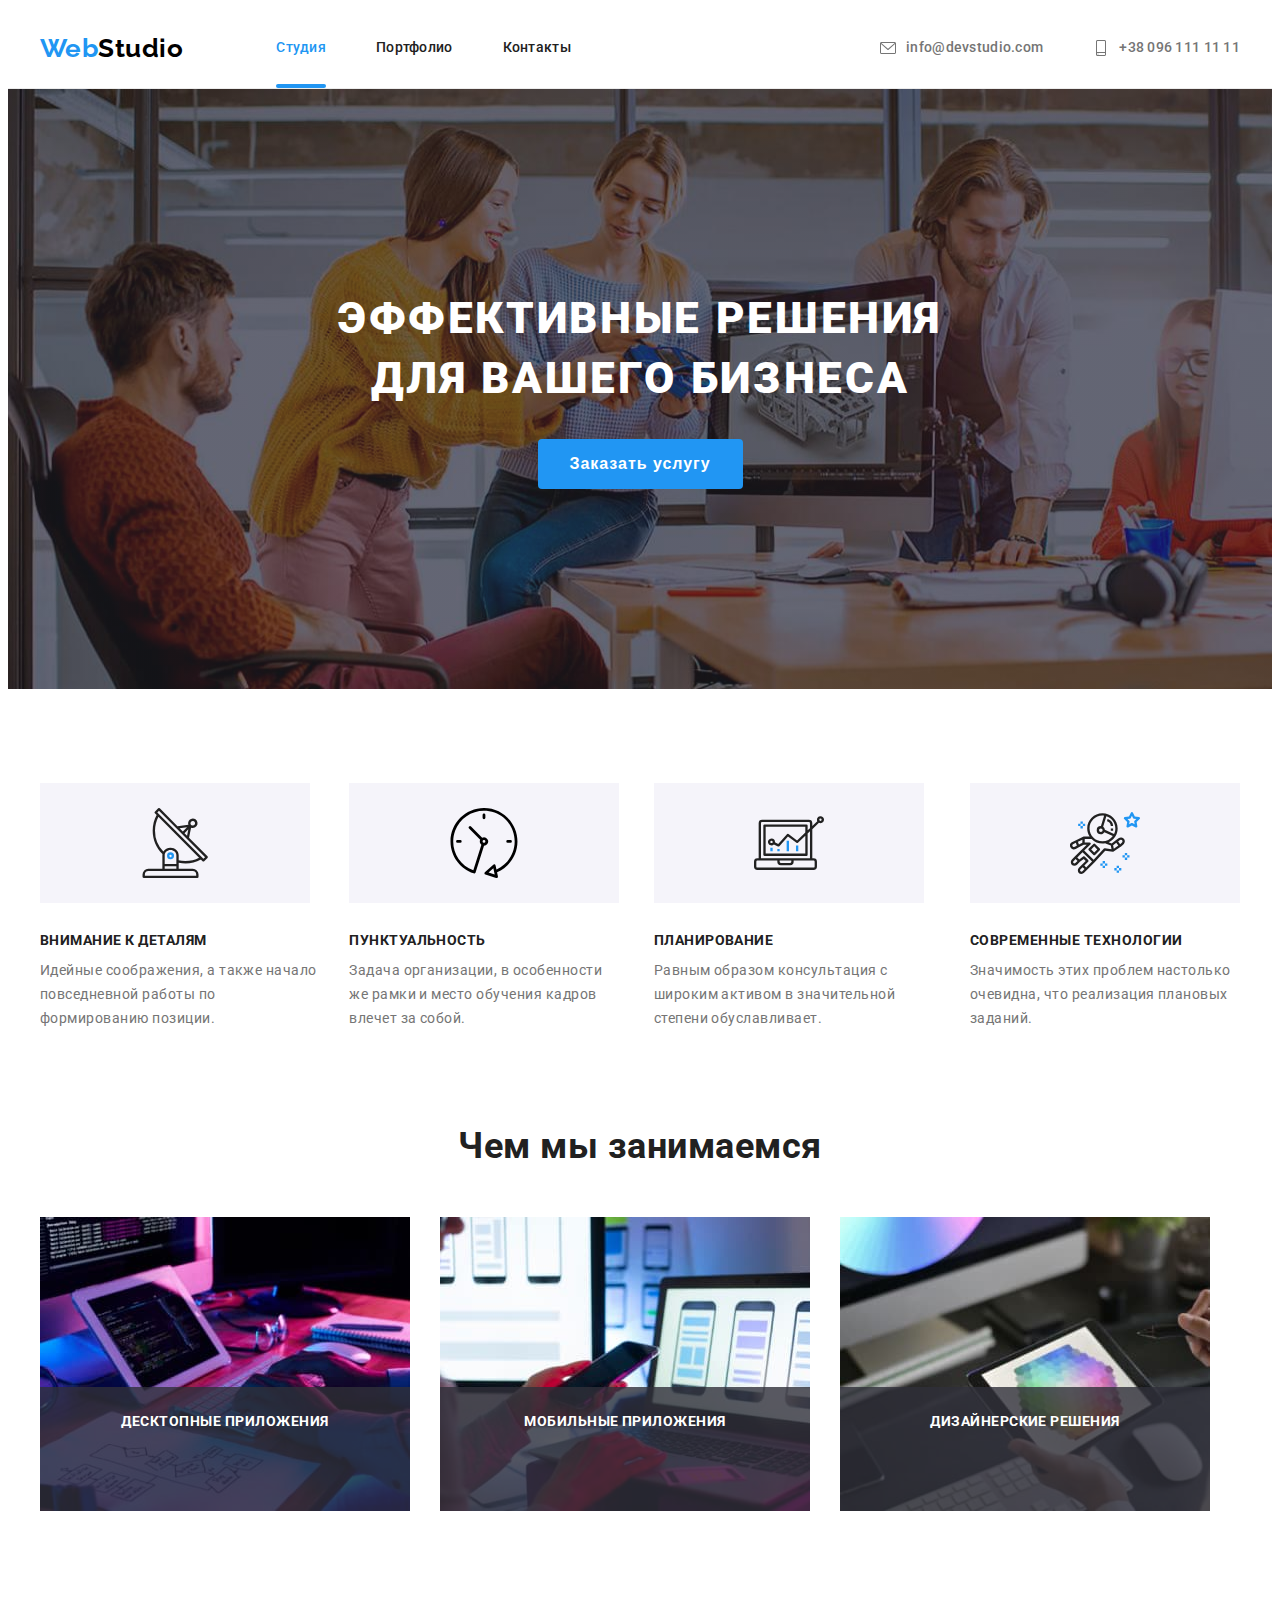
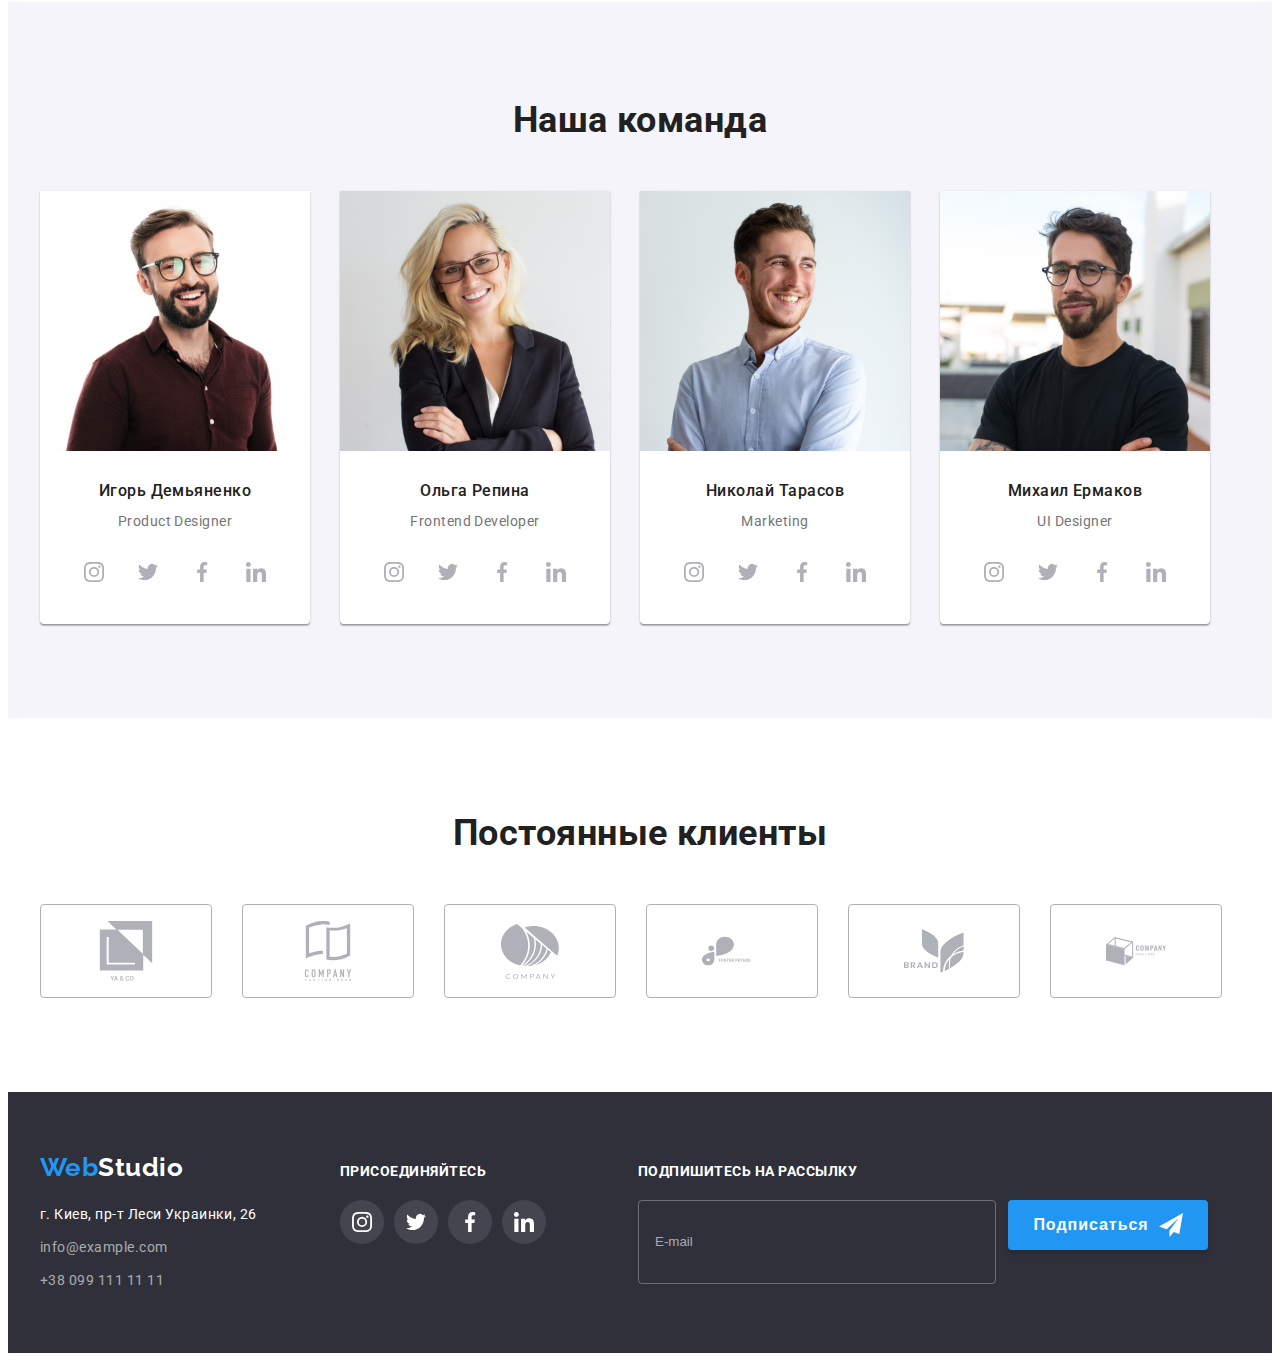
<file: index.html>
<!DOCTYPE html>
<html lang="ru">
  <head>
    <meta charset="UTF-8" />
    <meta http-equiv="X-UA-Compatible" content="IE=edge" />
    <meta name="viewport" content="width=device-width, initial-scale=1.0" />
    <title>Студия</title>
    <link rel="preconnect" href="https://fonts.googleapis.com" />
    <link rel="preconnect" href="https://fonts.gstatic.com" crossorigin />
    <link
      href="https://fonts.googleapis.com/css2?family=Raleway:wght@700&family=Roboto:wght@400;500;700;900&display=swap"
      rel="stylesheet"
    />
    <link
      rel="stylesheet"
      href="https://cdnjs.cloudflare.com/ajax/libs/modern-normalize/1.1.0/modern-normalize.min.css"
      integrity="sha512-wpPYUAdjBVSE4KJnH1VR1HeZfpl1ub8YT/NKx4PuQ5NmX2tKuGu6U/JRp5y+Y8XG2tV+wKQpNHVUX03MfMFn9Q=="
      crossorigin="anonymous"
      referrerpolicy="no-referrer"
    />
    <link rel="stylesheet" href="./css/main.min.css">
  </head>
  <body>
    <!-- HEADER -->
    <header class="page-header">
      <div class="container page-header__container">
        <nav class="page-header__navigation">
          <a class="logo page-header__logo link" href="" lang="en">
            <span class="logo logo--accent">Web</span>Studio
          </a>
          <ul class="menu list">
            <li class="menu__item">
              <a class="menu__link link menu__link--active" href="./index.html">Студия</a>
            </li>
            <li class="menu__item">
              <a class="menu__link link" href="./portfolio.html">Портфолио</a>
            </li>
            <li class="menu__item">
              <a class="menu__link link" href="">Контакты</a>
            </li>
          </ul>
        </nav>
        <ul class="contact list">
          <li class="contact__item">
            <a class="contact__link link" href="mailto:info@devstudio.com">
              <svg class="contact__icon" width="16" height="16">
                <use href="./images/icons.svg#icon-envelope"></use>
              </svg>
              info@devstudio.com</a
            >
          </li>
          <li class="contact__item">
            <a class="contact__link link" href="tel:+380961111111">
              <svg class="contact__icon" width="16" height="16">
                <use href="./images/icons.svg#icon-smartphone"></use>
              </svg>
              +38 096 111 11 11</a
            >
          </li>
        </ul>
      </div>
    </header>
    <!-- Hero -->
    <main>
      <section class="hero">
        <div class="container">
          <h1 class="hero__title white-theme">Эффективные решения для вашего бизнеса</h1>
          <button class="btn hero__modal-btn" type="button" data-modal-open>Заказать услугу</button>
        </div>
      </section>
      <section class="feature">
        <div class="container">
          <h2 class="subtitle visually-hidden">Наша характеристика</h2>
          <ul class="list">
            <li class="feature__item">
              <div class="feature__wrapper">
                <svg class="feature__icon" width="70" height="70">
                  <use href="./images/icons.svg#icon-antenna"></use>
                </svg>
              </div>
              <h3 class="feature__title">Внимание к деталям</h3>
              <p class="description">
                Идейные соображения, а также начало повседневной работы по формированию позиции.
              </p>
            </li>
            <li class="feature__item">
              <div class="feature__wrapper">
                <svg class="feature__icon" width="70" height="70">
                  <use href="./images/icons.svg#icon-clock"></use>
                </svg>
              </div>
              <h3 class="feature__title">Пунктуальность</h3>
              <p class="description">
                Задача организации, в особенности же рамки и место обучения кадров влечет за собой.
              </p>
            </li>
            <li class="feature__item">
              <div class="feature__wrapper">
                <svg class="feature__icon" width="70" height="70">
                  <use href="./images/icons.svg#icon-diagram"></use>
                </svg>
              </div>
              <h3 class="feature__title">Планирование</h3>
              <p class="description">
                Равным образом консультация с широким активом в значительной степени обуславливает.
              </p>
            </li>
            <li class="feature__item">
              <div class="feature__wrapper">
                <svg class="feature__icon" width="70" height="70">
                  <use href="./images/icons.svg#icon-astronaut"></use>
                </svg>
              </div>
              <h3 class="feature__title">Современные технологии</h3>
              <p class="description">
                Значимость этих проблем настолько очевидна, что реализация плановых заданий.
              </p>
            </li>
          </ul>
        </div>
      </section>
      <section class="work">
        <div class="container">
          <h2 class="subtitle">Чем мы занимаемся</h2>
          <ul class="list">
            <li class="work__item">
              <img
                src="./images/our-work/layout.jpg"
                alt="виртуальный графический макет"
                width="370"
                height="294"
              />
              <p class="work__description white-theme">Десктопные приложения</p>
            </li>
            <li class="work__item">
              <img
                src="./images/our-work/design.jpg"
                alt="мобильный дизайн"
                width="370"
                height="294"
              />
              <p class="work__description white-theme">Мобильные приложения</p>
            </li>
            <li class="work__item">
              <img
                src="./images/our-work/exterior-design.jpg"
                alt="выбор цвета для внешнего дизайна"
                width="370"
                height="294"
              />
              <p class="work__description white-theme">Дизайнерские решения</p>
            </li>
          </ul>
        </div>
      </section>
      <section class="team">
        <div class="container">
          <h2 class="subtitle">Наша команда</h2>
          <ul class="list">
            <li class="team__item">
              <div class="team__wrapper">
                <img src="./images/team/igor.jpg" alt="Игорь Демьяненко" width="270" height="260" />
                <div class="team__card">
                  <h3 class="team__title">Игорь Демьяненко</h3>
                  <p class="description team__description" lang="en">Product Designer</p>
                  <ul class="social-list list">
                    <li class="social-list__item">
                      <a href="" class="social-list__link">
                        <svg class="social-list__icon" width="20" height="20">
                          <use href="./images/icons.svg#icon-instagram"></use>
                        </svg>
                      </a>
                    </li>
                    <li class="social-list__item">
                      <a href="" class="social-list__link">
                        <svg class="social-list__icon" width="20" height="20">
                          <use href="./images/icons.svg#icon-twitter"></use>
                        </svg>
                      </a>
                    </li>
                    <li class="social-list__item">
                      <a href="" class="social-list__link">
                        <svg class="social-list__icon" width="20" height="20">
                          <use href="./images/icons.svg#icon-facebook"></use>
                        </svg>
                      </a>
                    </li>
                    <li class="social-list__item">
                      <a href="" class="social-list__link">
                        <svg class="social-list__icon" width="20" height="20">
                          <use href="./images/icons.svg#icon-linkedin"></use>
                        </svg>
                      </a>
                    </li>
                  </ul>
                </div>
              </div>
            </li>
            <li class="team__item">
              <div class="team__wrapper">
                <img src="./images/team/olga.jpg" alt="Ольга Репина" width="270" height="260" />
                <div class="team__card">
                  <h3 class="team__title">Ольга Репина</h3>
                  <p class="description team__description" lang="en">Frontend Developer</p>
                  <ul class="social-list list">
                    <li class="social-list__item">
                      <a href="" class="social-list__link">
                        <svg class="social-list__icon" width="20" height="20">
                          <use href="./images/icons.svg#icon-instagram"></use>
                        </svg>
                      </a>
                    </li>
                    <li class="social-list__item">
                      <a href="" class="social-list__link">
                        <svg class="social-list__icon" width="20" height="20">
                          <use href="./images/icons.svg#icon-twitter"></use>
                        </svg>
                      </a>
                    </li>
                    <li class="social-list__item">
                      <a href="" class="social-list__link">
                        <svg class="social-list__icon" width="20" height="20">
                          <use href="./images/icons.svg#icon-facebook"></use>
                        </svg>
                      </a>
                    </li>
                    <li class="social-list__item">
                      <a href="" class="social-list__link">
                        <svg class="social-list__icon" width="20" height="20">
                          <use href="./images/icons.svg#icon-linkedin"></use>
                        </svg>
                      </a>
                    </li>
                  </ul>
                </div>
              </div>
            </li>
            <li class="team__item">
              <div class="team__wrapper">
                <img
                  src="./images/team/nikolay.jpg"
                  alt="Николай Тарасов"
                  width="270"
                  height="260"
                />
                <div class="team__card">
                  <h3 class="team__title">Николай Тарасов</h3>
                  <p class="description team__description" lang="en">Marketing</p>
                  <ul class="social-list list">
                    <li class="social-list__item">
                      <a href="" class="social-list__link">
                        <svg class="social-list__icon" width="20" height="20">
                          <use href="./images/icons.svg#icon-instagram"></use>
                        </svg>
                      </a>
                    </li>
                    <li class="social-list__item">
                      <a href="" class="social-list__link">
                        <svg class="social-list__icon" width="20" height="20">
                          <use href="./images/icons.svg#icon-twitter"></use>
                        </svg>
                      </a>
                    </li>
                    <li class="social-list__item">
                      <a href="" class="social-list__link">
                        <svg class="social-list__icon" width="20" height="20">
                          <use href="./images/icons.svg#icon-facebook"></use>
                        </svg>
                      </a>
                    </li>
                    <li class="social-list__item">
                      <a href="" class="social-list__link">
                        <svg class="social-list__icon" width="20" height="20">
                          <use href="./images/icons.svg#icon-linkedin"></use>
                        </svg>
                      </a>
                    </li>
                  </ul>
                </div>
              </div>
            </li>
            <li class="team__item">
              <div class="team__wrapper">
                <img
                  src="./images/team/michail.jpg"
                  alt="Михаил Ермаков"
                  width="270"
                  height="260"
                />
                <div class="team__card">
                  <h3 class="team__title">Михаил Ермаков</h3>
                  <p class="description team__description" lang="en">UI Designer</p>
                  <ul class="social-list list">
                    <li class="social-list__item">
                      <a href="" class="social-list__link">
                        <svg class="social-list__icon" width="20" height="20">
                          <use href="./images/icons.svg#icon-instagram"></use>
                        </svg>
                      </a>
                    </li>
                    <li class="social-list__item">
                      <a href="" class="social-list__link">
                        <svg class="social-list__icon" width="20" height="20">
                          <use href="./images/icons.svg#icon-twitter"></use>
                        </svg>
                      </a>
                    </li>
                    <li class="social-list__item">
                      <a href="" class="social-list__link">
                        <svg class="social-list__icon" width="20" height="20">
                          <use href="./images/icons.svg#icon-facebook"></use>
                        </svg>
                      </a>
                    </li>
                    <li class="social-list__item">
                      <a href="" class="social-list__link">
                        <svg class="social-list__icon" width="20" height="20">
                          <use href="./images/icons.svg#icon-linkedin"></use>
                        </svg>
                      </a>
                    </li>
                  </ul>
                </div>
              </div>
            </li>
          </ul>
        </div>
      </section>
      <section class="clients">
        <div class="container">
          <h3 class="subtitle">Постоянные клиенты</h3>
          <ul class="list">
            <li class="clients__item">
              <a href="" class="clients__link">
                <svg class="clients__icon" width="106" height="60">
                  <use href="./images/icons.svg#icon-client-ya"></use>
                </svg>
              </a>
            </li>
            <li class="clients__item">
              <a href="" class="clients__link">
                <svg class="clients__icon" width="106" height="60">
                  <use href="./images/icons.svg#icon-client-tagline"></use>
                </svg>
              </a>
            </li>
            <li class="clients__item">
              <a href="" class="clients__link">
                <svg class="clients__icon" width="106" height="60">
                  <use href="./images/icons.svg#icon-client-company"></use>
                </svg>
              </a>
            </li>
            <li class="clients__item">
              <a href="" class="clients__link">
                <svg class="clients__icon" width="106" height="60">
                  <use href="./images/icons.svg#icon-client-foster"></use>
                </svg>
              </a>
            </li>
            <li class="clients__item">
              <a href="" class="clients__link">
                <svg class="clients__icon" width="106" height="60">
                  <use href="./images/icons.svg#icon-client-brand"></use>
                </svg>
              </a>
            </li>
            <li class="clients__item">
              <a href="" class="clients__link">
                <svg class="clients__icon" width="106" height="60">
                  <use href="./images/icons.svg#icon-client-tag"></use>
                </svg>
              </a>
            </li>
          </ul>
        </div>
      </section>
    </main>
    <!-- Footer -->
    <footer class="page-footer">
      <div class="container page-footer__container">
        <div class="page-footer__address">
          <a class="logo page-footer__logo link" href="" lang="en">
            <span class="logo logo--accent">Web</span>Studio
          </a>
          <address>
            <ul class="address list">
              <li class="address__item">
                <a
                  class="address__link link white-theme"
                  href="https://goo.gl/maps/BCof7u3j1q6mSy856"
                  target="_blank"
                  rel="noopener nofollow noreferrer"
                  >г. Киев, пр-т Леси Украинки, 26
                </a>
              </li>
              <li class="address__item">
                <a class="address__link link" href="mailto:info@example.com"
                  >info@example.com</a
                >
              </li>
              <li class="address__item">
                <a class="address__link link" href="tel:+380991111111"
                  >+38 099 111 11 11</a
                >
              </li>
            </ul>
          </address>
        </div>
        <div class="social-box">
          <p class="page-footer__title white-theme">присоединяйтесь</p>
          <ul class="social-list list">
            <li class="social-list__item">
              <a href="" class="social-list__link social-box__link">
                <svg class="social-list__icon" width="20" height="20">
                  <use href="./images/icons.svg#icon-instagram"></use>
                </svg>
              </a>
            </li>
            <li class="social-list__item">
              <a href="" class="social-list__link">
                <svg class="social-list__icon" width="20" height="20">
                  <use href="./images/icons.svg#icon-twitter"></use>
                </svg>
              </a>
            </li>
            <li class="social-list__item">
              <a href="" class="social-list__link">
                <svg class="social-list__icon" width="20" height="20">
                  <use href="./images/icons.svg#icon-facebook"></use>
                </svg>
              </a>
            </li>
            <li class="social-list__item">
              <a href="" class="social-list__link">
                <svg class="social-list__icon" width="20" height="20">
                  <use href="./images/icons.svg#icon-linkedin"></use>
                </svg>
              </a>
            </li>
          </ul>
        </div>
        <div class="newsletter-box">
          <p class="page-footer__title white-theme">Подпишитесь на рассылку</p>
          <form class="newsletter-form">
            <input class="newsletter-form__input"
              type="email"
              name="email"
              id="email"
              placeholder="E-mail"
              autocomplete="off"
              required
            />
            <button class="btn newsletter-form__btn" type="submit">
              Подписаться
              <svg class="newsletter-form__icon" width="24" height="24">
                <use href="./images/icons.svg#icon-send"></use>
              </svg>
            </button>
          </form>
        </div>
      </div>
    </footer>
    <div class="backdrop is-hidden" data-modal>
      <div class="modal">
        <button class="modal__close-btn" type="button" data-modal-close>
          <svg class="modal__close-icon" width="11" height="11">
            <use href="./images/icons.svg#icon-close"></use>
          </svg>
        </button>
        <p class="modal__title">Оставьте свои данные, мы вам перезвоним</p>
        <form class="modal-form">
          <label for="username" class="modal-form__field">Имя </label>
          <div class="modal-form__wrapper">
            <input
              class="modal-form__input"
              id="username"
              type="text"
              name="username"
              minlength="2"
            />
            <svg class="modal-form__icon" width="18" height="18">
              <use href="./images/icons.svg#icon-person"></use>
            </svg>
          </div>
          <label for="user-telephone" class="modal-form__field">Телефон </label>
          <div class="modal-form__wrapper">
            <input
              class="modal-form__input"
              id="user-telephone"
              type="tel"
              name="user_telephone"
              required
              pattern="[0-9]{10}"
              title="0123456789"
            />
            <svg class="modal-form__icon" width="18" height="18">
              <use href="./images/icons.svg#icon-phone"></use>
            </svg>
          </div>
          <label for="user-email" class="modal-form__field">Почта </label>
          <div class="modal-form__wrapper">
            <input class="modal-form__input" id="user-email" type="email" name="user_email" />
            <svg class="modal-form__icon" width="18" height="18">
              <use href="./images/icons.svg#icon-email"></use>
            </svg>
          </div>
          <label class="modal-form__field" for="modal-form-textarea">Комментарий </label>
          <textarea
            class="modal-form__textarea"
            id="modal-form-textarea"
            name="user_message"
            rows="10"
            placeholder="Введите текст"
          >
          </textarea>
          <input
            class="modal-form__checkbox visually-hidden"
            type="checkbox"
            id="checkbox-agreement"
            name="agreement_policy"
            required
          />
          <label class="modal-form__text" for="checkbox-agreement">
            Соглашаюсь с рассылкой и принимаю&nbsp;
            <a class="modal-form__link" href="">Условия договора</a>
          </label>
          <button class="btn modal-form__btn" type="submit">Отправить</button>
        </form>
      </div>
    </div>
    <script src="./modal.js"></script>
  </body>
</html>
</file>
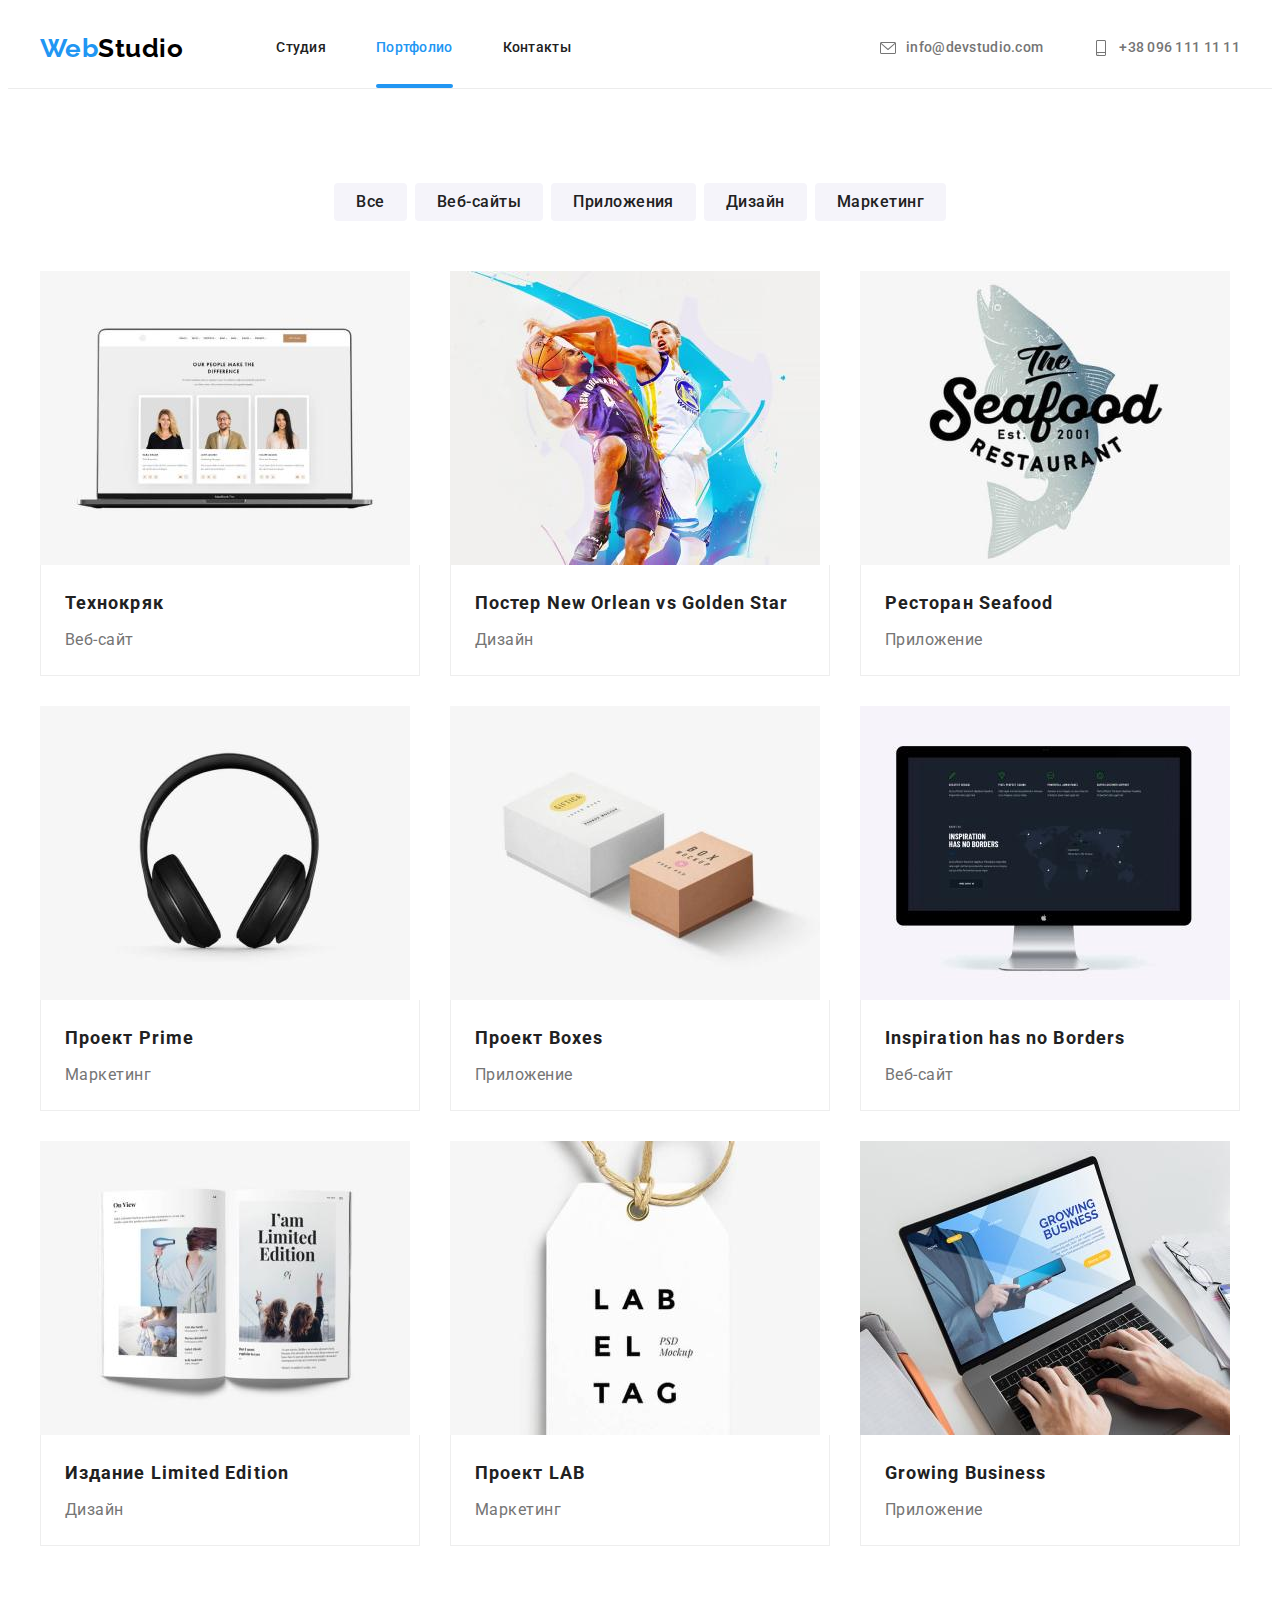
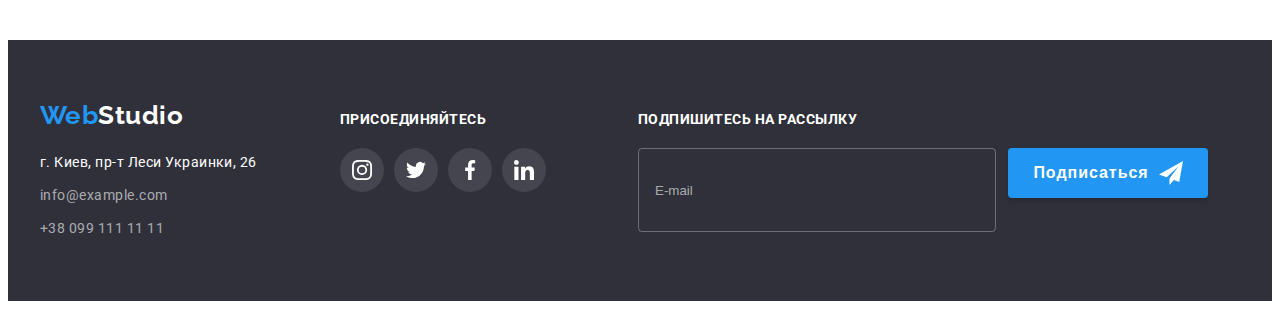
<file: portfolio.html>
<!DOCTYPE html>
<html lang="ru">
<head>
    <meta charset="UTF-8">
    <meta http-equiv="X-UA-Compatible" content="IE=edge">
    <meta name="viewport" content="width=device-width, initial-scale=1.0">
    <title>Портфолио</title>
    <link rel="preconnect" href="https://fonts.googleapis.com">
    <link rel="preconnect" href="https://fonts.gstatic.com" crossorigin>
    <link href="https://fonts.googleapis.com/css2?family=Raleway:wght@700&family=Roboto:wght@400;500;700;900&display=swap"
        rel="stylesheet">
    <link rel="stylesheet" href="https://cdnjs.cloudflare.com/ajax/libs/modern-normalize/1.1.0/modern-normalize.min.css" integrity="sha512-wpPYUAdjBVSE4KJnH1VR1HeZfpl1ub8YT/NKx4PuQ5NmX2tKuGu6U/JRp5y+Y8XG2tV+wKQpNHVUX03MfMFn9Q==" crossorigin="anonymous" referrerpolicy="no-referrer" />
    <link rel="stylesheet" href="./css/main.min.css">

    
</head>
<body>
    <!-- Header -->
    <header class="page-header">
        <div class="container page-header__container">
            <nav class="page-header__navigation">
                <a class="logo page-header__logo link" href="" lang="en"><span
                        class="logo logo--accent">Web</span>Studio</a>
                <ul class="menu list">
                    <li class="menu__item">
                        <a class="menu__link link" href="./index.html">Студия</a>
                    </li>
                    <li class="menu__item">
                        <a class="menu__link link menu__link--active" href="./portfolio.html">Портфолио</a>
                    </li>
                    <li class="menu__item">
                        <a class="menu__link link" href="">Контакты</a>
                    </li>
                </ul>
            </nav>
            <ul class="contact list">
                <li class="contact__item">
                    <a class="contact__link link" href="mailto:info@devstudio.com">
                        <svg class="contact__icon" width="16" height="16">
                            <use href="./images/icons.svg#icon-envelope"></use>
                        </svg>
                        info@devstudio.com</a>
                </li>
                <li class="contact__item">
                    <a class="contact__link link" href="tel:+380961111111">
                        <svg class="contact__icon" width="16" height="16">
                            <use href="./images/icons.svg#icon-smartphone"></use>
                        </svg>
                        +38 096 111 11 11</a>
                </li>
            </ul>
        </div>
    </header>
    <!-- Портфолио -->
    <main>
        <section class="portfolio">
            <div class="container">
                <h1 class="subtitle visually-hidden">Портфолио</h1>
                <ul class="list portfolio-btn-list">
                    <li class="portfolio-btn-item">
                        <button class="portfolio-btn" type="button">Все</button>
                    </li>
                    <li class="portfolio-btn-item">
                        <button class="portfolio-btn" type="button">Веб-сайты</button>
                    </li>
                    <li class="portfolio-btn-item">
                        <button class="portfolio-btn" type="button">Приложения</button>
                    </li>
                    <li class="portfolio-btn-item">
                        <button class="portfolio-btn" type="button">Дизайн</button>
                    </li>
                    <li class="portfolio-btn-item">
                        <button class="portfolio-btn" type="button">Маркетинг</button>
                    </li>
                </ul>
                <ul class="list portfolio-list">
                    <li class="portfolio-list-item">
                        <a class="portfolio-list-link link" href="">
                            <div class="portfolio-img-wrap">
                                <img class="portfolio-img" src="./images/projects/technokryak.jpg" alt="вебсайт" width="370" height="294">
                                <p class="portfolio-card">
                                    Ресурс предлагает комплексные предложения с разным уровнем функционала и сервисов. Все это позволит посетителю
                                    получить исчерпывающие сведения компании или частном лице.
                                </p>
                            </div>                            
                            <div class="portfolio-item">
                                <h2 class="portfolio-title">Технокряк</h2>
                                <p class="portfolio-description">Веб-сайт</p>                                
                            </div>                    
                        </a>
                    </li>
                    <li class="portfolio-list-item">
                        <a class="portfolio-list-link link" href="">
                            <div class="portfolio-img-wrap">
                                <img src="./images/projects/new-orlean.jpg" alt="постер с баскетболистами" width="370" height="294">
                                <p class="portfolio-card">
                                    Ресурс предлагает комплексные предложения с разным уровнем функционала и сервисов. Все это позволит посетителю
                                    получить исчерпывающие сведения компании или частном лице.
                                </p>
                            </div>                                                     
                            <div class="portfolio-item">
                                <h2 class="portfolio-title">Постер <span lang="en">New Orlean vs Golden Star</span></h2>
                                <p class="portfolio-description">Дизайн</p>
                            </div>
                        </a>                                                
                    </li>
                    <li class="portfolio-list-item">
                        <a class="portfolio-list-link link" href="">
                            <div class="portfolio-img-wrap">
                                <img src="./images/projects/seafood.jpg" alt="Ресторан &#10077;The Seafood&#10078;" width="370" height="294">
                                <p class="portfolio-card">
                                    Ресурс предлагает комплексные предложения с разным уровнем функционала и сервисов. Все это позволит посетителю
                                    получить исчерпывающие сведения компании или частном лице.
                                </p>
                            </div>                                                              
                            <div class="portfolio-item">
                                <h2 class="portfolio-title">Ресторан <span lang="en">Seafood</span></h2>
                                <p class="portfolio-description">Приложение</p>
                            </div>
                        </a>                    
                    </li>
                    <li class="portfolio-list-item">
                        <a class="portfolio-list-link link" href="">
                            <div class="portfolio-img-wrap">
                                <img src="./images/projects/prime.jpg" alt="Наушники" width="370" height="294">
                                <p class="portfolio-card">
                                    Ресурс предлагает комплексные предложения с разным уровнем функционала и сервисов. Все это позволит посетителю
                                    получить исчерпывающие сведения компании или частном лице.
                                </p>
                            </div>                              
                            <div class="portfolio-item">
                                <h2 class="portfolio-title">Проект <span lang="en">Prime</span></h2>
                                <p class="portfolio-description">Маркетинг</p>
                            </div>
                        </a>                                                
                    </li>
                    <li class="portfolio-list-item">
                        <a class="portfolio-list-link link" href="">
                            <div class="portfolio-img-wrap">
                                <img src="./images/projects/boxes.jpg" alt="2 коробки" width="370" height="294">
                                <p class="portfolio-card">
                                    Ресурс предлагает комплексные предложения с разным уровнем функционала и сервисов. Все это позволит посетителю
                                    получить исчерпывающие сведения компании или частном лице.
                                </p>
                            </div>                              
                            <div class="portfolio-item">
                                <h2 class="portfolio-title">Проект <span lang="en">Boxes</span></h2>
                                <p class="portfolio-description">Приложение</p>
                            </div>
                        </a>                                                
                    </li>
                    <li class="portfolio-list-item">
                        <a class="portfolio-list-link link" href="">
                            <div class="portfolio-img-wrap">
                                <img src="./images/projects/inspiration.jpg" alt="Монитор" width="370" height="294">
                                <p class="portfolio-card">
                                    Ресурс предлагает комплексные предложения с разным уровнем функционала и сервисов. Все это позволит посетителю
                                    получить исчерпывающие сведения компании или частном лице.
                                </p>
                            </div>                              
                            <div class="portfolio-item">
                                <h2 class="portfolio-title" lang="en">Inspiration has no Borders</h2>
                                <p class="portfolio-description">Веб-сайт</p>
                            </div>
                        </a>                                                
                    </li>
                    <li class="portfolio-list-item">
                        <a class="portfolio-list-link link" href="">
                            <div class="portfolio-img-wrap">
                                <img src="./images/projects/lmt-edition.jpg" alt="Журнал" width="370" height="294">
                                <p class="portfolio-card">
                                    Ресурс предлагает комплексные предложения с разным уровнем функционала и сервисов. Все это позволит посетителю
                                    получить исчерпывающие сведения компании или частном лице.
                                </p>
                            </div>                              
                            <div class="portfolio-item">
                                <h2 class="portfolio-title">Издание <span lang="en">Limited Edition</span></h2>
                                <p class="portfolio-description">Дизайн</p>
                            </div>
                        </a>                                                
                    </li>
                    <li class="portfolio-list-item">
                        <a class="portfolio-list-link link" href="">
                            <div class="portfolio-img-wrap">
                                <img src="./images/projects/lab.jpg" alt="Ярлык с лейблом" width="370" height="294">
                                <p class="portfolio-card">
                                    Ресурс предлагает комплексные предложения с разным уровнем функционала и сервисов. Все это позволит посетителю
                                    получить исчерпывающие сведения компании или частном лице.
                                </p>
                            </div>                              
                            <div class="portfolio-item">
                                <h2 class="portfolio-title">Проект <span lang="en">LAB</span></h2>
                                <p class="portfolio-description">Маркетинг</p>
                            </div>
                        </a>                                                
                    </li>
                    <li class="portfolio-list-item">
                        <a class="portfolio-list-link link" href="">
                            <div class="portfolio-img-wrap">
                                <img src="./images/projects/grw-business.jpg" alt="Человек печатает на ноутбуке" width="370" height="294">
                                <p class="portfolio-card">
                                    Ресурс предлагает комплексные предложения с разным уровнем функционала и сервисов. Все это позволит посетителю
                                    получить исчерпывающие сведения компании или частном лице.
                                </p>
                            </div>                              
                            <div class="portfolio-item">
                                <h2 class="portfolio-title" lang="en">Growing Business</h2>
                                <p class="portfolio-description">Приложение</p>
                            </div>
                        </a>                                                
                    </li>
                </ul>
            </div>            
        </section>    
        
    </main>
    <!-- Footer -->
    <footer class="page-footer">
        <div class="container page-footer__container">
            <div class="page-footer__address">
                <a class="logo page-footer__logo link" href="" lang="en">
                    <span class="logo logo--accent">Web</span>Studio
                </a>
                <address>
                    <ul class="address list">
                        <li class="address__item">
                            <a class="address__link link white-theme" href="https://goo.gl/maps/BCof7u3j1q6mSy856"
                                target="_blank" rel="noopener nofollow noreferrer">г. Киев, пр-т Леси Украинки, 26
                            </a>
                        </li>
                        <li class="address__item">
                            <a class="address__link link" href="mailto:info@example.com">info@example.com</a>
                        </li>
                        <li class="address__item">
                            <a class="address__link link" href="tel:+380991111111">+38 099 111 11 11</a>
                        </li>
                    </ul>
                </address>
            </div>
            <div class="social-box">
                <p class="page-footer__title white-theme">присоединяйтесь</p>
                <ul class="social-list list">
                    <li class="social-list__item">
                        <a href="" class="social-list__link social-box__link">
                            <svg class="social-list__icon" width="20" height="20">
                                <use href="./images/icons.svg#icon-instagram"></use>
                            </svg>
                        </a>
                    </li>
                    <li class="social-list__item">
                        <a href="" class="social-list__link">
                            <svg class="social-list__icon" width="20" height="20">
                                <use href="./images/icons.svg#icon-twitter"></use>
                            </svg>
                        </a>
                    </li>
                    <li class="social-list__item">
                        <a href="" class="social-list__link">
                            <svg class="social-list__icon" width="20" height="20">
                                <use href="./images/icons.svg#icon-facebook"></use>
                            </svg>
                        </a>
                    </li>
                    <li class="social-list__item">
                        <a href="" class="social-list__link">
                            <svg class="social-list__icon" width="20" height="20">
                                <use href="./images/icons.svg#icon-linkedin"></use>
                            </svg>
                        </a>
                    </li>
                </ul>
            </div>
            <div class="newsletter-box">
                <p class="page-footer__title white-theme">Подпишитесь на рассылку</p>
                <form class="newsletter-form">
                    <input class="newsletter-form__input" type="email" name="email" id="email" placeholder="E-mail"
                        autocomplete="off" required />
                    <button class="btn newsletter-form__btn" type="submit">
                        Подписаться
                        <svg class="newsletter-form__icon" width="24" height="24">
                            <use href="./images/icons.svg#icon-send"></use>
                        </svg>
                    </button>
                </form>
            </div>
        </div>
    </footer>
</body>
</html>
</file>
<file: css/main.min.css>
:root{--accent-color: #2196F3;--white-color: #FFFFFF;--btn-color: #188CE8;--main-font: #212121;--secondary-font: #757575;--adr-color: rgba(255, 255, 255, 0.6);--bgc-color: #FFFFFF;--logo-black-color: #000000;--secondary-bgc-color: #2F303A;--hero-bg-color: #C4C4C4;--third-bgc-color: #F5F4FA;--border-header: #ECECEC;--border-card: #EEEEEE;--svg-list-color: #AFB1B8;--main-font-family: 'Roboto', sans-serif;--secondary-font-family: 'Raleway', sans-serif}.visually-hidden{position:absolute;width:1px;height:1px;margin:-1px;border:0;padding:0;white-space:nowrap;clip-path:inset(100%);clip:rect(0 0 0 0);overflow:hidden}.menu__link,.contact__link,.feature__wrapper,.clients__link,.newsletter-form__btn,.modal__close-btn,.modal-form__text{display:flex;justify-content:center;align-items:center}h1,h2,h3,h4,h5,h6,p,ul,ol{margin-top:0;margin-bottom:0}ul,ol{padding-left:0}img{display:block}.link{text-decoration:none}body{font-family:var(--main-font-family);letter-spacing:0.03em;color:var(--main-font);background-color:var(--bgc-color)}.list{list-style:none;font-style:normal;display:flex}.container{width:1200px;padding-left:15px;padding-right:15px;margin-left:auto;margin-right:auto}.btn{min-width:200px;font-weight:700;font-size:16px;line-height:1.88;letter-spacing:0.06em;background-color:var(--accent-color);color:var(--white-color);cursor:pointer;border-radius:4px;border:none;transition:background-color 250ms cubic-bezier(0.4, 0, 0.2, 1)}.btn:hover,.btn:focus{background-color:var(--btn-color)}.logo{font-family:var(--secondary-font-family);font-weight:700;font-size:26px;line-height:1.19;color:var(--logo-black-color)}.logo--accent{color:var(--accent-color)}.subtitle{font-weight:700;font-size:36px;line-height:1.17;text-align:center;margin-bottom:50px}.description{font-size:14px;line-height:1.71;color:var(--secondary-font)}.page-header{border-bottom:1px solid var(--border-header)}.page-header__container{display:flex;align-items:center;justify-content:space-between}.page-header__navigation{display:flex;align-items:center}.page-header__logo{margin-right:93px}.menu__item{position:relative}.menu__item:not(:last-child){margin-right:50px}.contact__item:not(:last-child){margin-right:50px}.menu__link{font-weight:500;font-size:14px;line-height:1.14;letter-spacing:0.02em;color:inherit;padding-top:32px;padding-bottom:32px;transition:color 250ms cubic-bezier(0.4, 0, 0.2, 1)}.menu__link:hover,.menu__link:focus{color:var(--accent-color)}.menu__link--active{color:var(--accent-color)}.menu__link--active::after{content:'';display:block;position:absolute;bottom:0px;background-color:var(--accent-color);width:100%;height:4px;border-radius:2px}.contact__link{font-weight:500;font-size:14px;line-height:1.14;letter-spacing:0.02em;color:inherit;padding-top:32px;padding-bottom:32px;color:var(--secondary-font);transition:color 250ms cubic-bezier(0.4, 0, 0.2, 1)}.contact__link:hover,.contact__link:focus{color:var(--accent-color)}.address-link:focus,.address-link:hover{color:var(--accent-color)}.contact__icon{margin-right:10px;background-size:16px 12px;fill:var(--secondary-font);transition:fill 250ms cubic-bezier(0.4, 0, 0.2, 1)}.contact__link:hover .contact__icon,.contact__link:focus .contact__icon{fill:var(--accent-color)}.hero{padding-top:200px;padding-bottom:200px;margin-right:auto;margin-left:auto;max-width:1600px;background-color:var(--hero-bg-color);background-image:linear-gradient(rgba(47,48,58,0.4), rgba(47,48,58,0.4)),url("../images/hero/bg-hero.jpg");background-size:cover;background-repeat:no-repeat}.hero__title{max-width:696px;font-weight:900;font-size:44px;line-height:1.36;text-align:center;letter-spacing:0.06em;text-transform:uppercase;margin-bottom:30px;margin-left:auto;margin-right:auto}.hero__modal-btn{display:block;padding:10px 32px;margin-left:auto;margin-right:auto}.feature{padding-top:94px;padding-bottom:94px}.feature__item:not(:last-child){margin-right:30px}.feature__title{font-weight:700;font-size:14px;line-height:1.14;text-transform:uppercase;margin-bottom:10px}.feature__wrapper{width:270px;height:120px;background-color:var(--third-bgc-color);margin-bottom:30px}.work{padding-bottom:91px}.work__description{position:absolute;width:100%;height:70px;bottom:0;background-color:rgba(47,48,58,0.8);font-weight:700;font-size:14px;line-height:1.14;text-align:center;text-transform:uppercase;padding-top:27px;padding-bottom:27px}.work__item{position:relative}.work__item:not(:last-child){margin-right:30px}.team{background-color:var(--third-bgc-color);padding-top:97px;padding-bottom:94px}.team__title{font-weight:500;font-size:16px;line-height:1.19;margin-bottom:10px;text-align:center}.team__card{padding:30px 15px}.team__wrapper{background-color:var(--white-color);border-radius:0px 0px 4px 4px;box-shadow:0px 1px 3px rgba(0,0,0,0.12),0px 1px 1px rgba(0,0,0,0.14),0px 2px 1px rgba(0,0,0,0.2)}.team__description{text-align:center;margin-bottom:16px}.team__item:not(:last-child){margin-right:30px}.clients{padding-top:94px;padding-bottom:94px}.clients__item:not(:last-child){margin-right:30px}.clients__link{width:170px;height:92px;border:1px solid var(--svg-list-color);border-radius:4px;fill:var(--svg-list-color);transition:border 250ms cubic-bezier(0.4, 0, 0.2, 1)}.clients__link:hover,.clients__link:focus{border:1px solid var(--accent-color)}.clients__icon{transition:fill 250ms cubic-bezier(0.4, 0, 0.2, 1)}.clients__link:hover .clients__icon,.clients__link:focus .clients__icon{fill:var(--accent-color)}.page-footer{background-color:var(--secondary-bgc-color);padding-top:60px;padding-bottom:60px}.page-footer__container{display:flex;align-items:baseline}.page-footer__address{width:230px;margin-right:70px}.page-footer__logo{display:inline-block;margin-bottom:20px;color:var(--white-color)}.page-footer__title{font-weight:700;font-size:14px;line-height:1.14;text-transform:uppercase;margin-bottom:20px}.address__link{font-size:14px;line-height:1.71;color:var(--adr-color);transition:color 250ms cubic-bezier(0.4, 0, 0.2, 1)}.address{display:block}.address__item:not(:last-child){margin-bottom:9px}.social-box{margin-right:92px}.newsletter-box{width:570px}.newsletter-form{display:flex}.newsletter-form__input{width:358px;height:50px;border:1px solid rgba(255,255,255,0.3);border-radius:4px;margin-right:12px;background-color:inherit;padding:16px;line-height:1.25;color:rgba(255,255,255,0.6)}.newsletter-form__input::placeholder{color:rgba(255,255,255,0.6)}.newsletter-form__btn{height:50px;padding:0px 10px;box-shadow:0px 4px 4px rgba(0,0,0,0.15)}.newsletter-form__icon{background-size:contain;margin-left:10px}.white-theme{color:var(--white-color)}.portfolio{padding-top:94px;padding-bottom:94px}.portfolio-btn{min-width:73px;font-family:inherit;font-weight:500;font-size:16px;line-height:1.63;letter-spacing:inherit;color:inherit;cursor:pointer;border-radius:4px;border:none;padding:6px 22px;background-color:var(--third-bgc-color);transition:box-shadow 250ms cubic-bezier(0.4, 0, 0.2, 1),background-color 250ms cubic-bezier(0.4, 0, 0.2, 1),color 250ms cubic-bezier(0.4, 0, 0.2, 1)}.portfolio-btn:hover,.portfolio-btn:focus{background-color:var(--accent-color);color:var(--white-color);box-shadow:0px 3px 1px rgba(0,0,0,0.1),0px 1px 2px rgba(0,0,0,0.08),0px 2px 2px rgba(0,0,0,0.12)}.portfolio-btn-list{justify-content:center;margin-bottom:50px}.portfolio-btn-item:not(:last-child){margin-right:8px}.portfolio-title{font-weight:700;font-size:18px;line-height:2;letter-spacing:0.06em;color:var(--main-font);margin-bottom:4px}.portfolio-description{font-size:16px;line-height:1.88;color:var(--secondary-font)}.portfolio-list{flex-wrap:wrap;margin-right:-30px;margin-bottom:-30px}.portfolio-list-item{margin-right:30px;margin-bottom:30px;flex-basis:calc((100% - 90px)/3)}.portfolio-item{padding:20px 24px;border-bottom:1px solid var(--border-card);border-right:1px solid var(--border-card);border-left:1px solid var(--border-card)}.portfolio-list-link{display:block;transition:box-shadow 250ms cubic-bezier(0.4, 0, 0.2, 1)}.portfolio-list-link:hover,.portfolio-list-link:focus{box-shadow:0px 1px 1px rgba(0,0,0,0.12),0px 4px 4px rgba(0,0,0,0.06),1px 4px 6px rgba(0,0,0,0.16)}.portfolio-img-wrap{position:relative;overflow:hidden}.portfolio-card{position:absolute;top:0;left:0;width:100%;height:100%;font-size:18px;line-height:1.56;color:var(--bgc-color);padding:63px 24px;background-color:rgba(33,150,243,0.9);opacity:0;transform:translateY(100%);transition:opacity 250ms cubic-bezier(0.4, 0, 0.2, 1),transform 250ms cubic-bezier(0.4, 0, 0.2, 1)}.portfolio-list-link:hover .portfolio-card{opacity:1;transform:translateY(0%)}.backdrop{position:fixed;top:0;left:0;width:100vw;height:100vh;background-color:rgba(0,0,0,0.2);opacity:1;transition:opacity 250ms cubic-bezier(0.4, 0, 0.2, 1),visibility 250ms cubic-bezier(0.4, 0, 0.2, 1)}.backdrop.is-hidden{opacity:0;visibility:hidden;pointer-events:none}.backdrop.is-hidden .modal{transform:translate(-50%, -50%) scale(0.5)}.modal{position:absolute;top:50%;left:50%;width:528px;height:580px;background-color:var(--bgc-color);border-radius:4px;padding:40px;transform:translate(-50%, -50%) scale(1);transition:transform 250ms cubic-bezier(0.4, 0, 0.2, 1)}.modal__close-btn{position:absolute;top:8px;right:8px;width:30px;height:30px;border:1px solid rgba(0,0,0,0.1);border-radius:50%;background-color:transparent;cursor:pointer;padding:0;transition:fill 250ms cubic-bezier(0.4, 0, 0.2, 1)}.modal__close-btn:focus,.modal__close-btn:hover{fill:var(--accent-color)}.modal__title{font-weight:700;font-size:20px;line-height:1.15;text-align:center;color:var(--main-font);margin-bottom:12px}.modal-form{display:flex;flex-direction:column}.modal-form__field{display:block;font-size:12px;line-height:1.16;letter-spacing:0.01em;color:var(--secondary-font);margin-bottom:4px}.modal-form__input{width:100%;height:40px;border:1px solid rgba(33,33,33,0.2);border-radius:4px;cursor:pointer;padding-left:42px;transition:border-color 250ms cubic-bezier(0.4, 0, 0.2, 1)}.modal-form__input:focus{outline:none;border-color:var(--accent-color)}.modal-form__textarea{width:100%;height:120px;resize:none;border:1px solid rgba(33,33,33,0.2);border-radius:4px;padding:12px 16px;margin-bottom:20px;transition:border-color 250ms cubic-bezier(0.4, 0, 0.2, 1)}.modal-form__textarea::placeholder{font-size:12px;line-height:1.16;letter-spacing:0.01em;color:rgba(117,117,117,0.5)}.modal-form__textarea:focus{outline:none;border-color:var(--accent-color)}.modal-form__btn{height:50px;align-self:center}.modal-form__text{margin-bottom:30px}.modal-form__text::before{content:'';display:inline-block;width:16px;height:15px;margin-right:8px;background-image:url(../images/svg/checkbox.svg);background-size:contain;background-repeat:no-repeat;transition:background-image 250ms cubic-bezier(0.4, 0, 0.2, 1),background-color 250ms cubic-bezier(0.4, 0, 0.2, 1),box-shadow 250ms cubic-bezier(0.4, 0, 0.2, 1)}.modal-form__checkbox:checked+.modal-form__text::before{background-image:url(../images/svg/check.svg);background-position:center;border-radius:2px;background-color:var(--accent-color)}.modal-form__checkbox:focus+.modal-form__text::before{box-shadow:1.5px 1.5px 5px 2px var(--secondary-font)}.modal-form__text,.modal-form__link{font-size:14px;line-height:1.7;color:var(--secondary-font)}.modal-form__link{color:var(--accent-color)}.modal-form__wrapper{position:relative;margin-bottom:10px}.modal-form__icon{position:absolute;top:50%;left:12px;transform:translateY(-50%);background-size:contain;transition:fill 250ms cubic-bezier(0.4, 0, 0.2, 1)}.modal-form__input:focus+.modal-form__icon{fill:var(--accent-color)}.social-list{justify-content:center}.social-list__item:not(:last-child){margin-right:10px}.social-list__link{display:flex;width:44px;height:44px;border-radius:50%;justify-content:center;align-items:center;transition:background-color 250ms cubic-bezier(0.4, 0, 0.2, 1)}.social-box .social-list__link{background-color:rgba(255,255,255,0.1)}.social-list__link:hover,.social-list__link:focus{background-color:var(--accent-color)}.social-list__icon{fill:var(--svg-list-color);transition:fill 250ms cubic-bezier(0.4, 0, 0.2, 1)}.social-box .social-list__icon{fill:var(--white-color)}.social-list__link:hover .social-list__icon,.social-list__link:focus .social-list__icon{fill:var(--white-color)}
/*# sourceMappingURL=main.min.css.map */
</file>
